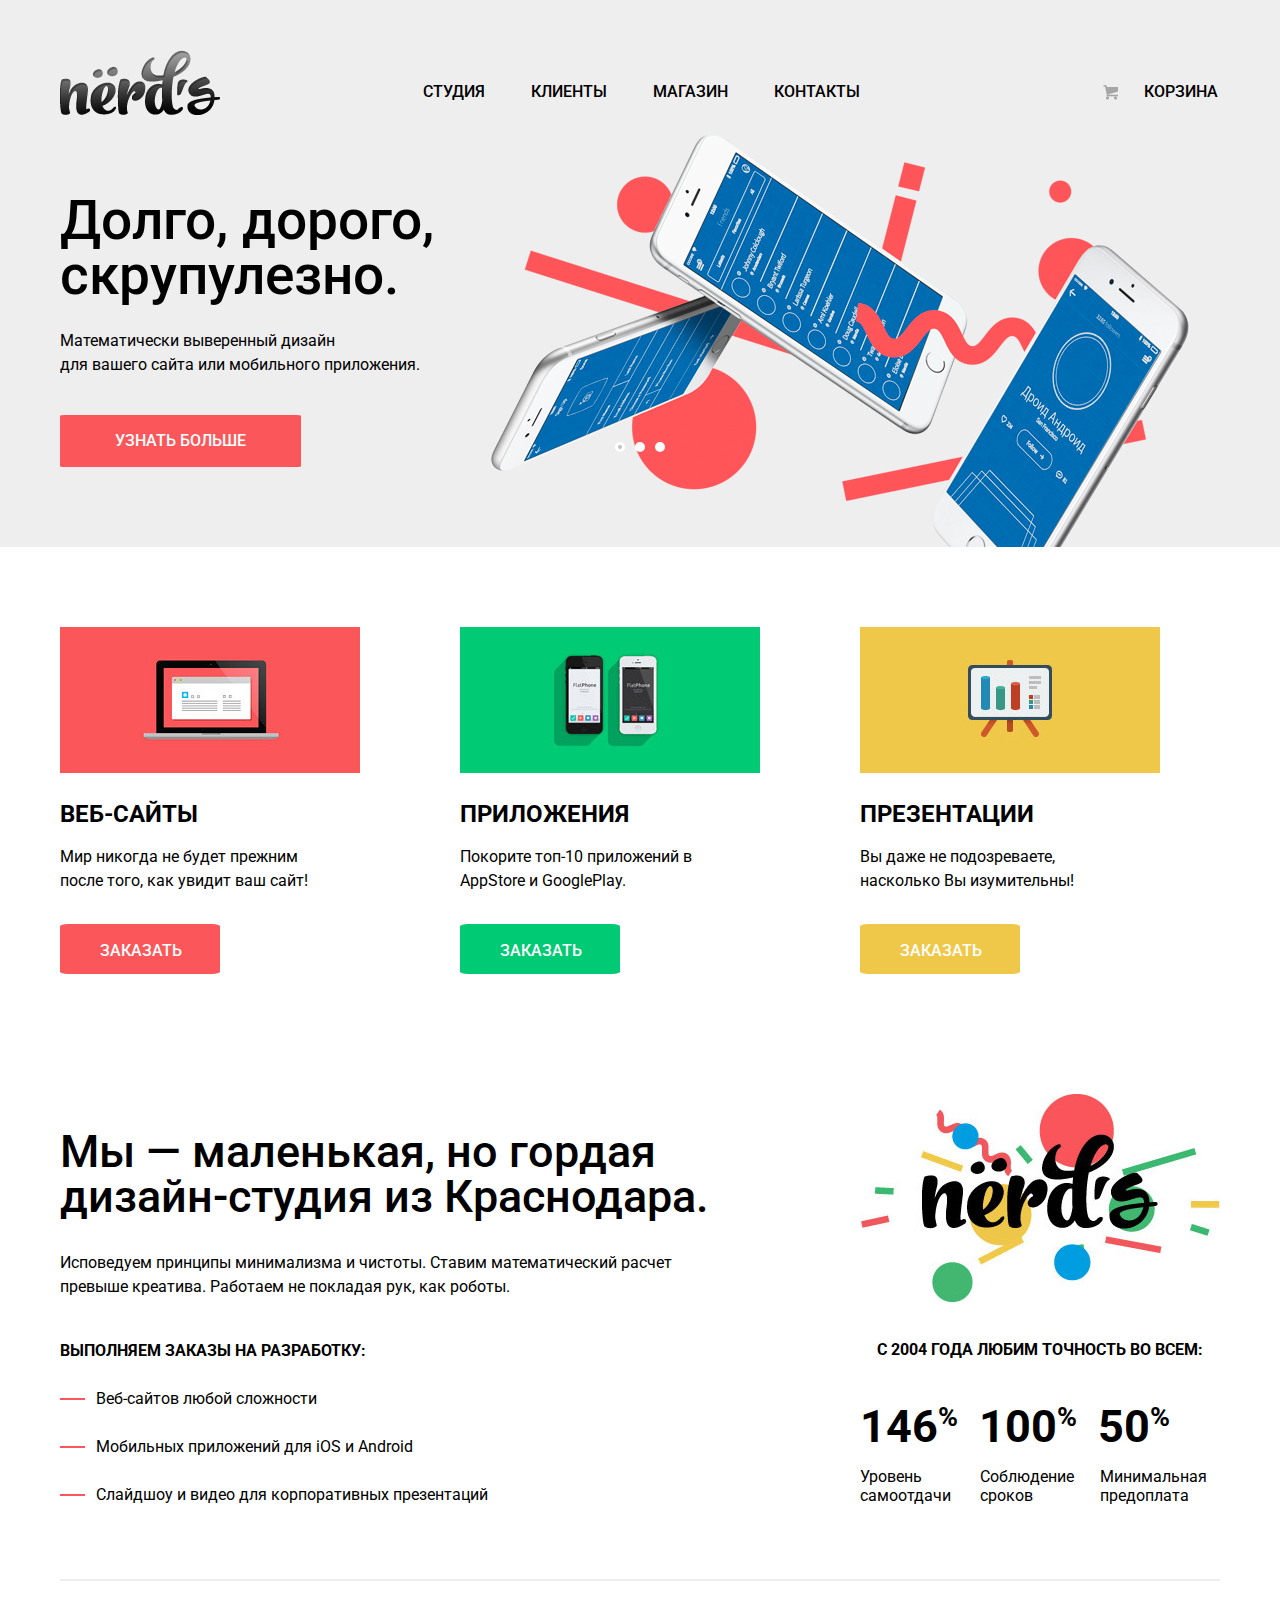
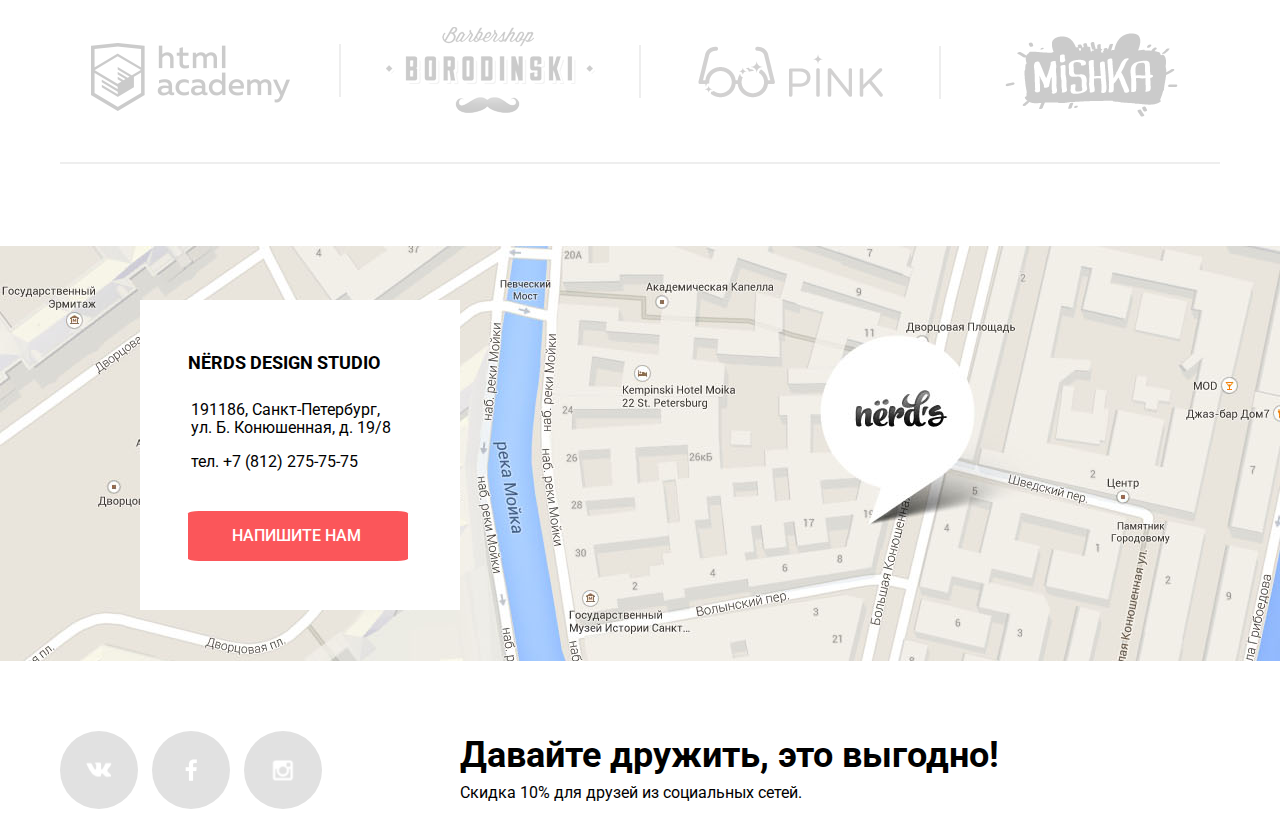
<file: index.html>
<!DOCTYPE html>
<html lang="ru">
  <head>
    <meta charset="utf-8">
    <title>Nerds</title>
    <link href="https://fonts.googleapis.com/css?family=Roboto:400,500,700&amp;subset=cyrillic" rel="stylesheet">
    <link rel="stylesheet" href="css/normalize.css">
    <link href="css/style.css" rel="stylesheet">
  </head>
  <body>
    <header class="index-header">
      <div class="container">
        <div class="main-navigation">
          <div class="header-logo">
            <img class="header-logo-pic" src="img/nerds-logo.png" width="160" height="65" alt="Нёрдс">
          </div>
          <div class="navigation">
              <ul class="navigation-ul">
                <li>
                  <a href="#">Студия</a>
                </li>
                <li>
                  <a href="#">Клиенты</a>
                </li>
                <li>
                  <a href="catalog.html">Магазин</a>
                </li>
                <li>
                  <a href="#">Контакты</a>
              </ul>
          </div>
          <div class="basket">
            <a class="basket-link" href="#">Корзина</a>
          </div>
        </div>

        <div class="slider">
          <input type="radio" id="btn-1" name="toggle" checked>
          <input type="radio" id="btn-2" name="toggle">
          <input type="radio" id="btn-3" name="toggle">
          <div class="slider-controls">
            <label for="btn-1"></label>
            <label for="btn-2"></label>
            <label for="btn-3"></label>
          </div>
          <div class="features">
            <div class="features-text">
              <p class="big">Долго, дорого, скрупулезно.</p>
              <p class="small">Математически выверенный дизайн <br> для вашего сайта или мобильного приложения.</p>
              <a class="btn-know-more" href="#">Узнать больше</a>
            </div>
            <div class="features-img">
              <img src="img/slide1.png" width="698" height="413" alt="Слайд 1">
            </div>
          </div>

          <div class="features2">
            <div class="features-text-2">
              <p class="big-2">Любим математику как никто другой</p>
              <p class="small-2">Никакого креатива, только математические формулы для рачета идеальный пропорций.</p>
              <a class="btn-know-more" href="#">Узнать больше</a>
            </div>
            <div class="features-img-2">
              <img src="img/slide2.png" width="663" height="430" alt="Слайд 2">
            </div>
          </div>

          <div class="features3">
            <div class="features-text-3">
              <p class="big-3">Только ночь, только хардкор</p>
              <p class="small-3">Работать днем, как все? Мы против этого. Ближе к полуночи работа только начинается.</p>
              <a class="btn-know-more" href="#">Узнать больше</a>
            </div>
            <div class="features-img-3">
              <img src="img/slide3.png" width="759" height="411" alt="Слайд 3">
            </div>
          </div>

        </div>
      </div>
    </header>

    <main>
      <div class="container">
        <section class="menu">

          <div class="menu-item">
            <img src="img/illustration-1.jpg" width="300" height="146" alt="Веб-сайты">
            <h2 class="menu-h2">Веб-сайты</h2>
            <p class="menu-p">Мир никогда не будет прежним после того, как увидит ваш сайт!</p>
            <a class="menu-btn pink" href="#">Заказать</a>
          </div>

          <div class="menu-item">
            <img src="img/illustration-2.jpg" width="300" height="146" alt="Приложения">
            <h2 class="menu-h2">Приложения</h2>
            <p class="menu-p">Покорите топ-10 приложений в AppStore и GooglePlay.</p>
            <a class="menu-btn green" href="#">Заказать</a>
          </div>

          <div class="menu-item">
            <img src="img/illustration-3.jpg" width="300" height="146" alt="Презентации">
            <h2 class="menu-h2">Презентации</h2>
            <p class="menu-p">Вы даже не подозреваете, насколько Вы изумительны!</p>
            <a class="menu-btn yellow" href="#">Заказать</a>
          </div>

        </section>

      <section class="about">

        <div class="about-left">
          <p class="about-company">Мы — маленькая, но гордая дизайн-студия из Краснодара.</p>
          <p class="about-min">Исповедуем принципы минимализма и чистоты. Ставим математический расчет превыше креатива. Работаем не покладая рук, как роботы.</p>
          <h3 class="about-orders">Выполняем заказы на разработку:</h3>
          <ul>
            <li>Веб-сайтов любой сложности</li>
            <li>Мобильных приложений для iOS и Android</li>
            <li>Слайдшоу и видео для корпоративных презентаций</li>
          </ul>
        </div>

        <div class="about-right">
          <div class="about-logo">
            <img src="img/nerds-illustration.jpg" width="360" height="208" alt="Нёрдс">
          </div>
          <h3 class="about-2004">С 2004 года любим точность во всем:</h3>
          <div class="percents">
            <p class="percent-item">146<span class="sign-percent">%</span></p>
            <p class="percent-item">100<span class="sign-percent">%</span></p>
            <p class="percent-item">50<span class="sign-percent">%</span></p>
          </div>
          <div class="percent-content">
            <p class="percent-content-item">Уровень самоотдачи</p>
            <p class="percent-content-item">Соблюдение сроков</p>
            <p class="percent-content-item">Минимальная предоплата</p>
          </div>
        </div>

      </section>

      <section class="partners">

        <div class="partner partners-item-1">
          <a href="#"><img src="img/logo-1.png" width="199" height="68" alt="html academy"></a>
        </div>

        <div class="partner partners-item-2">
          <a href="#"><img src="img/logo-2.png" width="209" height="90" alt="Borodinski"></a>
        </div>

        <div class="partner partners-item-3">
          <a href="#"><img src="img/logo-3.png" width="185" height="52" alt="Pink"></a>
        </div>

        <div class="partner partners-item-4">
          <a href="#"><img src="img/logo-4.png" width="173" height="84" alt="Mishka"></a>
        </div>

      </section>
    </div>

      <section class="map">
        <div class="container">
          <div class="address">
            <h3 class="design-studio">Nёrds design studio</h3>
            <div class="address-address">
              <p>191186, Санкт-Петербург,<br> ул. Б. Конюшенная, д. 19/8</p>
              <p>тел. +7 (812) 275-75-75</p>
            </div>
            <a class="btn-write pink" href="form.html">Напишите нам</a>
          </div>
        </div>
      </section>
    </main>

      <footer>
        <div class="container">
          <div class="footer-social">
            <a class="social-btn social-btn-vk" href="#">Вконтакте</a>
            <a class="social-btn social-btn-fb" href="#">2</a>
            <a class="social-btn social-btn-inst" href="#">3</a>
          </div>
          <div class="footer-text">
            <p><span class="footer-big">Давайте дружить, это выгодно!</span></p>
            <p class="footer-small">Скидка 10% для друзей из социальных сетей.</p>
          </div>
        </div>
      </footer>

      <div class="write-us">
        <div class="close"></div>
        <h1 class="write-us-h1">Напишите нам</h1>
        <form action="#" method="post">
          <div class="write-name">
            <label for="user-name-field">Ваше имя:</label>
              <input type="text" name="user-name" id="user-name-field" value="Представьтесь, пожалуйста">
          </div>
          <div class="write-email">
            <label for="user-mail-field">Ваш e-mail:</label>
              <input type="text" name="user-mail" id="user-mail-field" value="Для отправки ответа">
          </div>
          <div class="write-text">
            <label for="user-text-field">Текст письма:</label>
              <textarea name="user-text" id="user-text-field">В свободной форме</textarea>
          </div>
          <div class="write-btn">
            <button type="submit">Отправить</button>
          </div>
        </form>
      </div>
  </body>
</html>
</file>
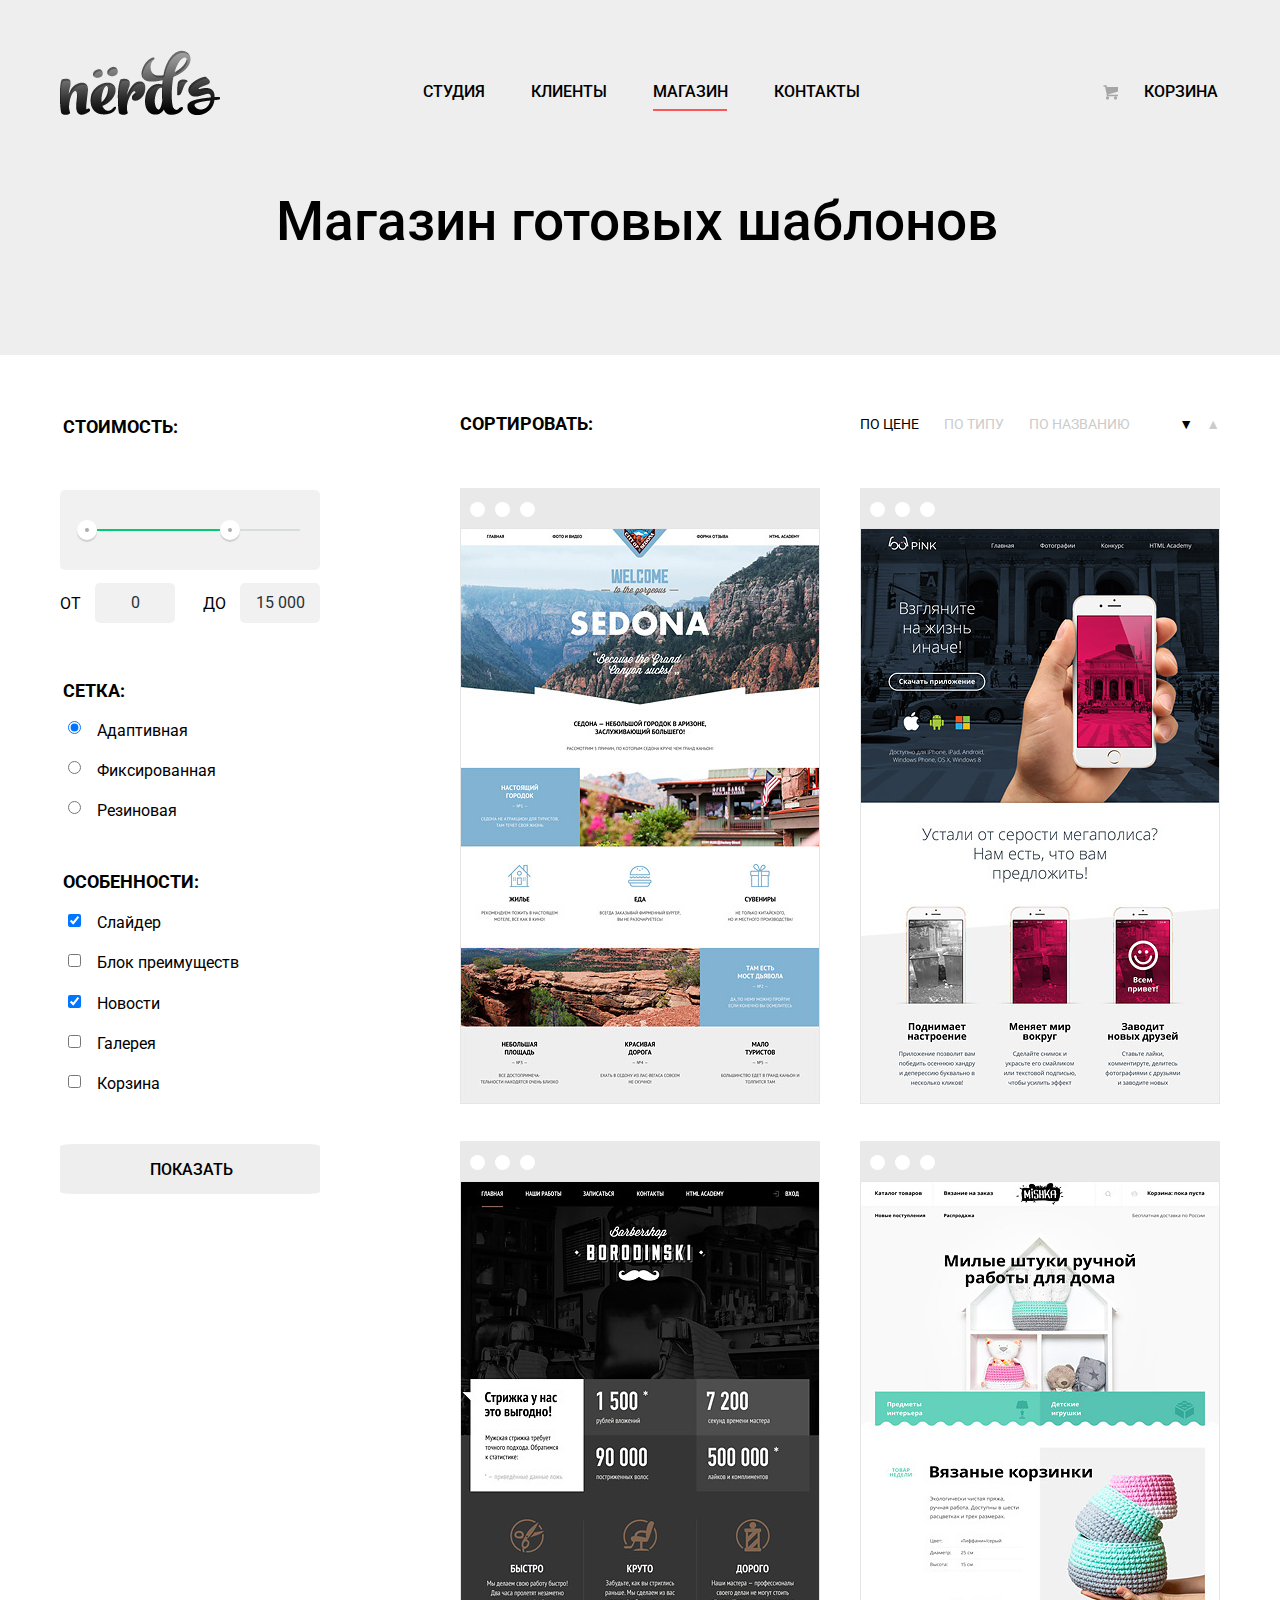
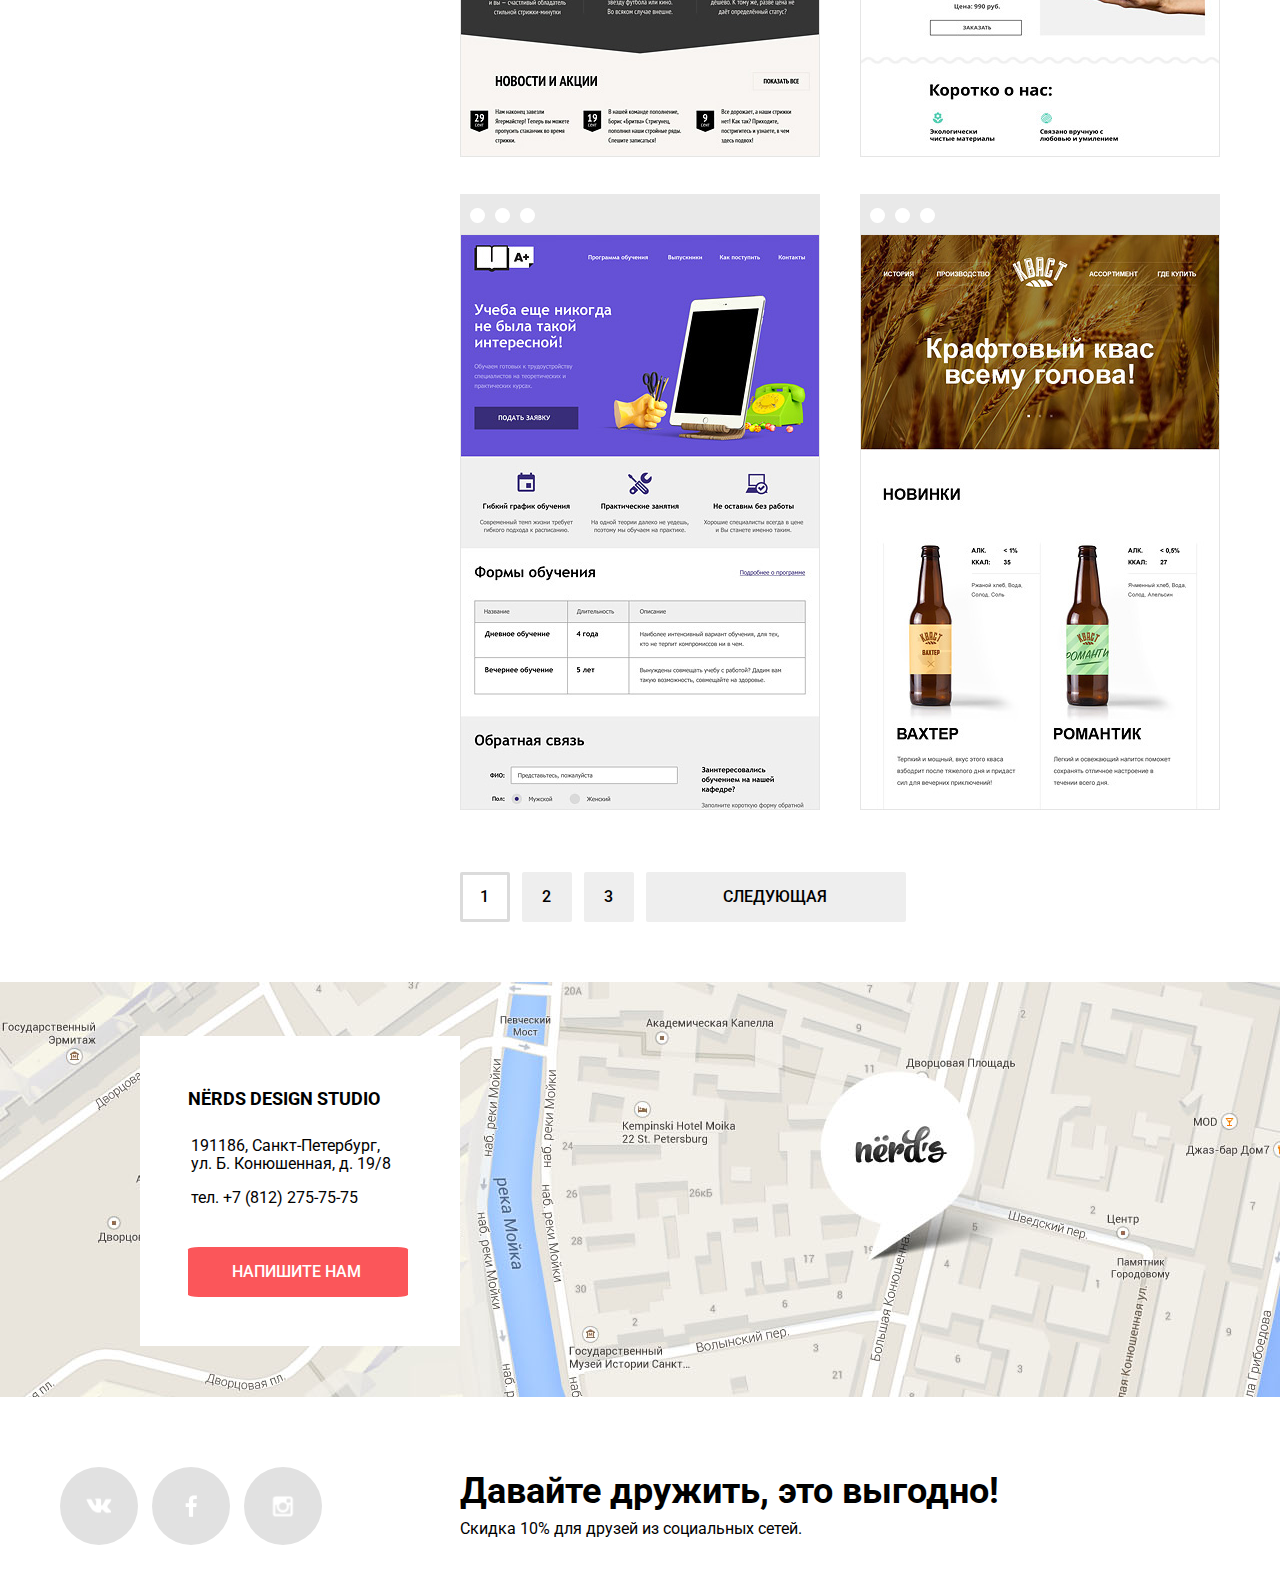
<file: catalog.html>
<!DOCTYPE html>
<html lang="ru">
  <head>
    <meta charset="utf-8">
    <title>Магазин шаблонов</title>
    <link href="https://fonts.googleapis.com/css?family=Roboto:400,500,700&amp;subset=cyrillic" rel="stylesheet">
    <link rel="stylesheet" href="css/normalize.css">
    <link href="css/style.css" rel="stylesheet">
  </head>
  <body>
    <header class="catalog-header">
      <div class="container">
        <div class="main-navigation">
          <div class="header-logo">
            <a href="index.html">
              <img class="header-logo-pic" src="img/nerds-logo.png" width="160" height="65" alt="Нёрдс">
            </a>
          </div>
          <div class="navigation">
              <ul class="navigation-ul">
                <li>
                  <a href="#">Студия</a>
                </li>
                <li>
                  <a href="#">Клиенты</a>
                </li>
                <li>
                  <a class="pink-line" href="#">Магазин</a>
                </li>
                <li>
                  <a href="#">Контакты</a>
              </ul>
          </div>
          <div class="basket">
            <a class="basket-link" href="#">Корзина</a>
          </div>
        </div>

        <div class="catalog-title">
          <h1 class="catalog-h1">Магазин готовых шаблонов</h1>
        </div>
      </div>
    </header>

    <div class="container">
      <main class="catalog-main">
        <div class="sidebar">

          <h2 class="sidebar-h2">Стоимость:</h2>

          <form action="form.php" method="GET">

            <div class="range-filter">
              <div class="range-controls">
                <div class="scale">
                  <div class="bar" style="width: 70%"></div>
                </div>
                <div class="toggle toggle-min"></div>
                <div class="toggle toggle-max"></div>
              </div>

              <div class="price-controls">
                <label class="min-price">от <input name="min-price" type="text" value="0"></label>
                <label class="max-price">до <input name="max-price" type="text" value="15 000"></label>
              </div>
            </div>

            <div class="net">

              <h2 class="sidebar-h2">Сетка:</h2>
              <ul>
                <li>
                  <input type="radio" name="net-radio" id="net-radio-adaptive" value="adaptive" checked>
                  <label for="net-radio-adaptive">Адаптивная</label>
                </li>
                <li>
                  <input type="radio" name="net-radio" id="net-radio-fixed" value="fixed">
                  <label for="net-radio-fixed">Фиксированная</label>
                </li>
                <li>
                  <input type="radio" name="net-radio" id="net-radio-rubber" value="rubber">
                  <label for="net-radio-rubber">Резиновая</label>
                </li>
              </ul>
            </div>

            <div class="catalog-features">
              <h2 class="sidebar-h2 features-h2">Особенности:</h2>
              <ul>
                <li>
                  <input type="checkbox" name="slider-chekbox" id="slider-chekbox-field" value="slider" checked>
                  <label for="slider-chekbox-field">Слайдер</label>
                </li>
                <li>
                  <input type="checkbox" name="advantages-chekbox" id="advantages-chekbox-field" value="advantages">
                  <label for="advantages-chekbox-field">Блок преимуществ</label>
                </li>
                <li>
                  <input type="checkbox" name="news-chekbox" id="news-chekbox-field" value="news" checked>
                  <label for="news-chekbox-field">Новости</label>
                </li>
                <li>
                    <input type="checkbox" name="gallery-chekbox" id="gallery-checkbox-field" value="gallery">
                    <label for="gallery-checkbox-field">Галерея</label>
                </li>
                <li>
                    <input type="checkbox" name="basket-chekbox" id="basket-checkbox-field" value="basket">
                    <label for="basket-checkbox-field">Корзина</label>
                </li>
              </ul>
            </div>

            <div class="btn-show">
              <button type="submit">Показать</button>
            </div>

          </form>
        </div>

        <section class="catalog">
          <div class="catalog-nav">
            <span class="catalog-nav-title">Сортировать:</span>
            <div class="sort-type">
              <a class="btn-price" href="#">По цене</a>
              <a class="btn-type" href="#">По типу</a>
              <a class="btn-name" href="#">По названию</a>
              <a class="btn-down" href="#">&#9660;</a>
              <a class="btn-up" href="#">&#9650;</a>
            </div>
          </div>

          <div class="catalog-content">
            <div class="catalog-item">
              <img src="img/img-sedona.jpg" width="360" height="576" alt="Sedona">
              <div class="catalog-block">
                <a class="block-title" href="#">Sedona</a>
                <p class="block-text short-text">Информационный сайт для туристов</p>
                <a class="block-price" href="#">9 900 руб.</a>
              </div>
            </div>
            <div class="catalog-item">
              <img src="img/img-pink.jpg" width="360" height="576" alt="Pink">
              <div class="catalog-block">
                <a class="block-title" href="#">Pink app</a>
                <p class="block-text long-text">Продуктовый лендинг приложения для iOS и Android</p>
                <a class="block-price" href="#">9 900 руб.</a>
              </div>
            </div>
            <div class="catalog-item">
              <img src="img/img-barbershop.jpg" width="360" height="576" alt="Barbershop">
              <div class="catalog-block">
                <a class="block-title" href="#">Barbershop</a>
                <p class="block-text short-text">Сайт салона красоты. Для мужчин, да.</p>
                <a class="block-price" href="#">9 900 руб.</a>
              </div>
            </div>
            <div class="catalog-item">
              <img src="img/img-mishka.jpg" width="360" height="576" alt="Милые штуки">
              <div class="catalog-block">
                <a class="block-title" href="#">Mishka</a>
                <p class="block-text short-text">Интернет-магазин вязаных игрушек</p>
                <a class="block-price" href="#">9 900 руб.</a>
              </div>
            </div>
            <div class="catalog-item">
              <img src="img/img-aplus.jpg" width="360" height="576" alt="Учеба">
              <div class="catalog-block">
                <a class="block-title" href="#">A Plus</a>
                <p class="block-text long-text">Лендинг курсов повышения квалификации</p>
                <a class="block-price" href="#">9 900 руб.</a>
              </div>
            </div>
            <div class="catalog-item">
              <img src="img/img-kvast.jpg" width="360" height="576" alt="Крафтовый квас">
              <div class="catalog-block">
                <a class="block-title" href="#">Квас</a>
                <p class="block-text long-text">Промо-сайт производителя крафтового кваса</p>
                <a class="block-price" href="#">9 900 руб.</a>
              </div>
            </div>
          </div>

          <div class="catalog-links">
            <a class="white-back" href="#">1</a>
            <a href="#">2</a>
            <a href="#">3</a>
            <a class="next" href="#">Следующая</a>
          </div>

        </section>
      </main>
    </div>

    <section class="map">
      <div class="container">
        <div class="address">
          <h3 class="design-studio">Nёrds design studio</h3>
          <div class="address-address">
            <p>191186, Санкт-Петербург,<br> ул. Б. Конюшенная, д. 19/8</p>
            <p>тел. +7 (812) 275-75-75</p>
          </div>
          <a class="btn-write pink" href="#">Напишите нам</a>
        </div>
      </div>
    </section>

    <footer>
      <div class="container">
        <div class="footer-social">
          <a class="social-btn social-btn-vk" href="#">Вконтакте</a>
          <a class="social-btn social-btn-fb" href="#">2</a>
          <a class="social-btn social-btn-inst" href="#">3</a>
        </div>
        <div class="footer-text">
          <p><span class="footer-big">Давайте дружить, это выгодно!</span></p>
          <p class="footer-small">Скидка 10% для друзей из социальных сетей.</p>
        </div>
      </div>
    </footer>

  </body>
</html>
</file>
<file: css/style.css>
.sprite {
  background-image: url("../img/spritesheet.png");
  background-repeat: no-repeat;
  display: block;
}

.sprite-cart-icon {
  width: 15px;
  height: 15px;
  background-position: -10px -10px;
}

.sprite-checkbox-off {
  width: 23px;
  height: 23px;
  background-position: -10px -45px;
}

.sprite-checkbox-on {
  width: 27px;
  height: 23px;
  background-position: -10px -88px;
}

.sprite-fb-icon {
  width: 12px;
  height: 22px;
  background-position: -10px -131px;
}

.sprite-insta-icon {
  width: 21px;
  height: 21px;
  background-position: -10px -173px;
}

.sprite-radio-off {
  width: 25px;
  height: 25px;
  background-position: -10px -214px;
}

.sprite-radio-on {
  width: 25px;
  height: 25px;
  background-position: -10px -259px;
}

.sprite-vk-icon {
  width: 26px;
  height: 15px;
  background-position: -10px -304px;
}

body {
  font-size: 16px;
  font-family: "Roboto", "Arial", sans-serif;
  color: #000000;
  min-width: 1200px;
}

.container::after{
  content: "";
  display: table;
  clear: both;
}

.container{
  width: 1200px;
  margin-left: auto;
  margin-right: auto;
  box-sizing: border-box;
  padding: 0px 20px;
}

.index-header::after{
  content: "";
  display: table;
  clear: both;
}

.index-header{
  background-color: #eeeeee;
}

.header-logo{
  float: left;
  margin-top: 50px;
  margin-right: 203px;
}

.header-logo:hover{
  opacity: 0.8;
}

.header-logo:active{
  opacity: 0.3;
}

.main-navigation::after{
  content: "";
  display: table;
  clear: both;
}

.navigation{
  float: left;
  margin-top: 77px;
}

.navigation ul{
  padding: 0;
  margin: 0;
  font-size: 0;
}

.navigation li{
  display: inline-block;
  vertical-align: top;
  font-size: 16px;
  font-weight: 500;
  line-height: 30px;
  font-family: "Roboto", "Arial", sans-serif;
  text-transform: uppercase;
  color: #000000;
}

.navigation a{
  display: block;
  padding-right: 46px;
  color: black;
  text-decoration: none;
}

.navigation a:hover{
  color: #fb565a;
}

.navigation a:active{
  color: black;
  opacity: 0.3;
}

.basket{
  float: left;
  max-width: 140px;
  margin-top: 77px;
  margin-left: 198px;
}

.basket a{
  font-size: 16px;
  font-weight: 500;
  line-height: 30px;
  font-family: "Roboto", "Arial", sans-serif;
  text-transform: uppercase;
  color: black;
  text-decoration: none;
  padding-left: 40px;
  position: relative;
}

.basket a::before{
  content: "";
  position: absolute;
  width: 15px;
  height: 15px;
  background: url("../img/sprite.png") no-repeat;
  background-position: -10px -10px;
  top: 3px;
  left: -1px;
}

.basket a:hover{
  color: #fb565a;
}

.basket a:active{
  color: black;
  opacity: 0.3;
}

.slider{
  position: relative;
}

.slider input[type="radio"] {
  position: absolute;
  opacity: 0;
}

.slider-controls{
  position: absolute;
  bottom: 95px;
  left: 50%;
  width: 200px;
  height: 10px;
  margin-left: -100px;
  text-align: center;
  z-index: 1000;
}

.slider-controls label{
  display: inline-block;
  vertical-align: top;
  width: 4px;
  height: 4px;
  margin: 0 3px;
  background: white;
  border: 3px solid white;
  border-radius: 50%;
  cursor: pointer;
}

#btn-1:checked ~ .slider-controls label[for="btn-1"],
#btn-2:checked ~ .slider-controls label[for="btn-2"],
#btn-3:checked ~ .slider-controls label[for="btn-3"] {
  background:#c1c1c1;
}

.features::after{
  content: "";
  display: table;
  clear: both;
}

.features{
  display: block;
}

.features-text{
  float: left;
  width: 380px;
  margin-top: 19px;
  margin-right: 51px;
}

.big{
  display: block;
  font-size: 55px;
  line-height: 55px;
  font-weight: 500;
  font-family: "Roboto", "Arial", sans-serif;
  color: #000000;
  margin-bottom: 0;
}

.small{
  display: block;
  font-size: 16px;
  line-height: 24px;
  font-weight: 400;
  font-family: "Roboto", "Arial", sans-serif;
  color: #000000;
  margin-top: 26px;
}

.features-img{
  float: left;
  margin-top: 15px;
  line-height: 0;
}

.btn-know-more{
  display: inline-block;
  vertical-align: top;
  margin-top: 22px;
  padding: 17px 55px 17px;
  border-radius: 2%;
  font-weight: 500;
  font-size: 16px;
  line-height: 18px;
  font-family: "Roboto", "Arial", sans-serif;
  text-transform: uppercase;
  text-decoration: none;
  color: #ffffff;
  background-color: #fb565a;
  border: none;
  cursor: pointer;
}

.btn-know-more:hover{
  background-color: #e74246;
}

.btn-know-more:active{
  background-color: #d7373b;
}

.features2::after{
  content: "";
  display: table;
  clear: both;
}

.features2{
  width: 1160px;
  min-height: 425px;
  display: none;
}

.features-text-2{
  float: left;
  width: 380px;
  margin-top: 12px;
  margin-right: 51px;
}

.big-2{
  display: block;
  width: 525px;
  font-size: 55px;
  line-height: 55px;
  font-weight: 500;
  font-family: "Roboto", "Arial", sans-serif;
  color: #000000;
  margin-top: 60px;
  margin-bottom: 0;
}

.small-2{
  display: block;
  width: 420px;
  font-size: 16px;
  line-height: 24px;
  font-weight: 400;
  font-family: "Roboto", "Arial", sans-serif;
  color: #000000;
  margin-top: 27px;
  padding-left: 2px;
}

.features-img-2{
  float: right;
  margin-top: 0px;
  line-height: 0;
}

.features3::after{
  content: "";
  display: table;
  clear: both;
}

.features3{
  width: 1160px;
  min-height: 425px;
  display: none;
}

.features-text-3{
  float: left;
  width: 380px;
  margin-top: 14px;
  margin-right: 21px;
}

.big-3{
  display: block;
  width: 420px;
  font-size: 55px;
  line-height: 55px;
  font-weight: 500;
  font-family: "Roboto", "Arial", sans-serif;
  color: #000000;
  margin-top: 60px;
  margin-bottom: 0;
}

.small-3{
  display: block;
  width: 350px;
  font-size: 16px;
  line-height: 24px;
  font-weight: 400;
  font-family: "Roboto", "Arial", sans-serif;
  color: #000000;
  margin-top: 27px;
  padding-left: 2px;
}

.features-img-3{
  float: left;
  margin-top: 15px;
  line-height: 0;
}

.menu::after{
  content: "";
  display: table;
  clear: both;
}

.menu-item:nth-child(3n){
  margin-right: 0;
}

.menu-item{
  float: left;
  width: 300px;
  min-height: 300px;
  margin-top: 80px;
  margin-right: 100px;
}

.menu-h2{
  display: block;
  margin-bottom: 0;
  margin-top: 21px;
  font-size: 24px;
  line-height: 30px;
  font-weight: 700;
  text-transform: uppercase;
  font-family: "Roboto", "Arial", sans-serif;
  color: #000000;
}

.menu-p{
  display: block;
  margin-top: 16px;
  width: 248px;
  font-size: 16px;
  line-height: 24px;
  font-weight: 400;
  font-family: "Roboto", "Arial", sans-serif;
  color: #000000;
}

.menu-btn{
  display: inline-block;
  vertical-align: top;
  box-sizing: border-box;
  width: 160px;
  height: 50px;
  margin-top: 15px;
  padding: 18px 40px;
  border-radius: 5%;
  font-weight: 500;
  font-size: 16px;
  line-height: 18px;
  font-family: "Roboto", "Arial", sans-serif;
  text-transform: uppercase;
  text-decoration: none;
  color: #ffffff;
  border: none;
  cursor: pointer;
}

.pink{
  background-color: #fb565a;
}

.pink:hover{
  background-color: #e74246;
}

.pink:active{
  background-color: #d7373b;
}

.green{
  background-color: #00ca74;
}

.green:hover{
  background-color: #00bc6c;
}

.green:active{
  background-color: #00aa62;
}

.yellow{
  background-color: #efc84a;
}

.yellow:hover{
  background-color: #eab534;
}

.yellow:active{
  background-color: #e5a722;
}

.about::after{
  content: "";
  display: table;
  clear: both;
}

.about{
  margin-top: 110px;
}

.about-left{
  float: left;
}

.about-company{
  width: 660px;
  font-weight: 500;
  font-size: 45px;
  line-height: 45px;
  font-family: "Roboto", "Arial", sans-serif;
  color: black;
  margin-bottom: 0;
}

.about-min{
  width: 620px;
  margin-top: 32px;
  font-weight: 400;
  font-size: 16px;
  line-height: 24px;
  font-family: "Roboto", "Arial", sans-serif;
  color: black;
}

.about-orders{
  width: 310px;
  margin-top: 40px;
  font-size: 16px;
  line-height: 24px;
  font-weight: 700px;
  font-family: "Roboto", "Arial", sans-serif;
  color: black;
  text-transform: uppercase;
}

.about-left ul{
  margin-top: 24px;
  padding-left: 0;
  font-size: 16px;
  line-height: 24px;
  font-family: "Roboto", "Arial", sans-serif;
  color: black;
}

.about-left li:before{
  content: "";
  display: block;
  width: 25px;
  height: 2px;
  background-color: #fb565a;
  position: absolute;
  top: 11px;
  left: 0px;
}

.about-left li{
  margin-top: 24px;
  padding-left: 36px;
  list-style-type: none;
  position: relative;
}

.about-right{
  float: left;
  margin-left: 140px;
  width: 356px;
}

.about-logo{
  margin-top: 10px;
}

.about-2004{
  display: block;
  padding-left: 17px;
  margin-top: 32px;
  margin-bottom: 0;
  font-size: 16px;
  line-height: 24px;
  font-weight: bold;
  font-family: "Roboto", "Arial", sans-serif;
  color: black;
  text-transform: uppercase;
}

.percent-item{
  display: inline-block;
  vertical-align: top;
  position: relative;
  margin-top: 42px;
  margin-right: 15px;
  margin-bottom: 0;
  width: 100px;
  font-size: 45px;
  line-height: 45px;
  font-weight: bold;
  font-family: "Roboto", "Arial", sans-serif;
  color: black;
}

.sign-percent{
  position: absolute;
  font-size: 27px;
  top: -9px;
}

.percent-content-item{
  padding-top: 3px;
  padding-right: 16px;
  display: inline-block;
  vertical-align: top;
  width: 100px;
}

.partners:before{
  content: "";
  display: table;
  width: 1160px;
  height: 2px;
  background-color: #eeeeee;
  position: absolute;
  top: 8px;
  left: 0px;
}

.partners:after{
  content: "";
  display: table;
  clear: both;
}

.partners{
  margin-top: 48px;
  margin-bottom: 85px;
  padding-bottom: 40px;
  position: relative;
}

.partner a{
  display: inline-block;
  vertical-align: top;
  opacity: 0.2;
}

.partner a:hover{
  opacity: 1;
}

.partner a:active{
  opacity: 0.1;
}

.partners-item-1{
  width: 230px;
  float: left;
  position: relative;
  margin-top: 72px;
  margin-right: 34px;
  margin-left: 31px;
}

.partners-item-1:after{
  content: "";
  display: table;
  width: 2px;
  height: 53px;
  background-color: #eeeeee;
  position: absolute;
  top: 1px;
  left: 248px;
}

.partners-item-2{
  width: 230px;
  float: left;
  position: relative;
  margin-top: 56px;
  margin-right: 30px;
  margin-left: 31px;
}

.partners-item-2:after{
  content: "";
  display: table;
  width: 2px;
  height: 53px;
  background-color: #eeeeee;
  position: absolute;
  top: 18px;
  left: 253px;
}

.partners-item-3{
  width: 230px;
  float: left;
  position: relative;
  margin-top: 75px;
  margin-right: 30px;
  margin-left: 52px;
}

.partners-item-3:after{
  content: "";
  display: table;
  width: 2px;
  height: 53px;
  background-color: #eeeeee;
  position: absolute;
  top: 0px;
  left: 241px;
}

.partners-item-4{
  width: 200px;
  float: left;
  position: relative;
  margin-top: 62px;
  margin-right: 0px;
  margin-left: 47px;
}

.partners-item-4:after{
  content: "";
  display: table;
  width: 1160px;
  height: 2px;
  background-color: #eeeeee;
  position: absolute;
  top: 129px;
  left: -945px;
}

.map{
  padding-top: 54px;
  background-position: center top;
  background-image: url("../img/layer2.jpg");
  background-repeat: no-repeat;
  background-color: #f1efe8;
  box-sizing: border-box;
  height: 415px;
  width: 1440px;
  margin: 0 auto;
  margin-bottom: 54px;
}

.address{
  padding-top: 30px;
  padding-left: 48px;
  width: 320px;
  height: 310px;
  background: white;
  box-sizing: border-box;
  font-size: 16px;
  line-height: 18px;
  font-weight: 400;
  font-family: "Roboto", "Arial", sans-serif;
  color: black;
}

.design-studio{
  display: block;
  font-size: 18px;
  line-height: 30px;
  font-weight: bold;
  font-family: "Roboto", "Arial", sans-serif;
  color: black;
  text-transform: uppercase;
}

.address-address{
  display: block;
  margin-top: 23px;
  padding-left: 3px;
  margin-bottom: 40px;
}

.btn-write{
  margin-top: 0 auto;
  display: block;
  box-sizing: border-box;
  width: 220px;
  height: 50px;
  padding-top: 16px;
  padding-left: 44px;
  border-radius: 5%;
  font-weight: 500;
  font-size: 16px;
  line-height: 18px;
  font-family: "Roboto", "Arial", sans-serif;
  text-transform: uppercase;
  text-decoration: none;
  color: #ffffff;
  border: none;
  cursor: pointer;
}

footer{
  margin-bottom: 30px;
}

footer::after{
  content: "";
  display: table;
  clear: both;
}

.footer-social{
  width: 300px;
  float: left;
  margin-top: 16px;
  margin-right: 100px;
}

.social-btn::before{
  content: "";
  position: absolute;
  top: 50%;
  left: 50%;
  transform: translate(-50%, -50%);
  background-image: url("../img/sprite.png");
  background-repeat: no-repeat;
}

.social-btn-vk::before{
  width: 26px;
  height: 15px;
  background-position: -10px -304px;
}

.social-btn-fb::before{
  width: 12px;
  height: 22px;
  background-position: -10px -131px;
}

.social-btn-inst::before{
  width: 21px;
  height: 21px;
  background-position: -10px -173px;
}

.social-btn:hover{
  background-color: #e74246;
}

.social-btn:active{
  background-color: #d7373b;
}

.social-btn{
  display: inline-block;
  vertical-align: top;
  width: 78px;
  height: 78px;
  font-size: 0;
  background-color: #e1e1e1;
  position: relative;
  border-radius: 50%;
  box-sizing: border-box;
  margin-right: 10px;
}

.footer-text{
  margin-top: 6px;
  float: left;
  line-height: 0;
}

.footer-big{
  font-size: 36px;
  line-height: 36px;
  font-weight: bold;
  font-family: "Roboto", "Arial", sans-serif;
  color: black;
}

.footer-small{
  display: block;
  margin-top: 20px;
}

.write-us{
  display: none;
  position: fixed;
  width: 960px;
  height: 590px;
  box-sizing: border-box;
  padding-top: 37px;
  padding-left: 100px;
  margin-top: 340px;
  background: white;
  position: absolute;
  top: 1367px;
  right: 172px;
  box-shadow: 0 20px 40px 0 rgba(0, 1, 1, .75);
}

.write-us-h1{
  font-size: 45px;
  line-height: 45px;
  font-weight: 500px;
  font-family: "Roboto", "Arial", sans-serif;
}

.close{
  width: 25px;
  height: 25px;
  position: absolute;
  top: 75px;
  right: 87px;
  opacity: 0.3;
}

.close::before, .close::after{
  content: "";
  display: block;
  position: absolute;
  width: 25px;
  height: 5px;
  background: #fb565a;
}

.close::before{
  top: 10px;
  left: 0px;
  transform: rotate(45deg);
}

.close::after{
  bottom: 10px;
  right: 0px;
  transform: rotate(-45deg);
}

.close:hover{
  opacity: 1;
  cursor: pointer;
}

.close:active{
  opacity: 0.1;
}

.write-name{
  display: inline-block;
  vertical-align: top;
  width: 360px;
  margin-right: 36px;
  margin-top: 10px;
}

.write-name input{
  margin-top: 10px;
  padding-left: 13px;
  border: 2px solid #d7dcde;
  border-radius: 3px;
  color: #bababa;
  width: 360px;
  height: 50px;
  box-sizing: border-box;
}

.write-email{
  display: inline-block;
  vertical-align: top;
  width: 360px;
  margin-top: 10px;
}

.write-email input{
  margin-top: 10px;
  padding-left: 13px;
  border: 2px solid #d7dcde;
  border-radius: 3px;
  color: #bababa;
  width: 360px;
  height: 50px;
  box-sizing: border-box;
}

.write-text{
  margin-top: 33px;
  width: 760px;
}

.write-text textarea{
  margin-top: 10px;
  padding-top: 11px;
  padding-left: 13px;
  width: 760px;
  height: 120px;
  box-sizing: border-box;
  border: 2px solid #d7dcde;
  border-radius: 3px;
  color: #bababa;
}

.write-name label,
.write-email label,
.write-text label{
  font-weight: bold;
  font-size: 16px;
  line-height: 18px;
}

.write-btn button{
  margin-top: 42px;
  box-sizing: border-box;
  width: 260px;
  height: 50px;
  padding: center;
  border-radius: 2%;
  font-weight: 500;
  font-size: 16px;
  line-height: 18px;
  font-family: "Roboto", "Arial", sans-serif;
  text-transform: uppercase;
  text-decoration: none;
  color: white;
  background: #fb565a;
  border: none;
  cursor: pointer;
}

.catalog-header{
  background-color: #eeeeee;
  min-height: 355px;
}

.pink-line{
  position: relative;
}

.pink-line::after{
  content: "";
  display: block;
  width: 74px;
  height: 2px;
  background: #fb565a;
  position: absolute;
  top: 32px;
  left: 0;
}

.catalog-title{
  float: left;
  margin-left: 216px;
  margin-top: 38px;
}

.catalog-h1{
  font-size: 55px;
  line-height: 55px;
  font-weight: 500;
  font-style: "Roboto", "Arial", sans-serif;
  color: black;
}

.catalog-main{
  width: 1160px;
  font-size: 0;
  margin-bottom: 60px;
}

.sidebar{
  margin-top: 42px;
  width: 250px;
  display: inline-block;
  vertical-align: top;
  font-size: 16px;
}

.sidebar-h2{
  font-size: 18px;
  line-height: 30px;
  font-weight: bold;
  font-family: "Roboto", "Arial", sans-serif;
  color: black;
  text-transform: uppercase;
  margin-left: 3px;
}

.range-filter {
  width: 260px;
  margin-top: 48px;
}

.range-controls {
  position: relative;
  margin-bottom: 13px;
  padding-top: 39px;
  padding-right: 20px;
  padding-left: 20px;
  height: 41px;
  border-radius: 5px;
  background: #f1f1f1;
}

.range-controls .scale {
  height: 2px;
  background: #d7dcde;
}

.range-controls .bar {
  width: 70%;
  height: 2px;
  background: #00ca74;
}

.range-controls .toggle {
  position: absolute;
  top: 30px;
  left: 0px;
  width: 4px;
  height: 4px;
  cursor: pointer;
  border: 8px solid #fff;
  border-radius: 50%;
  background: #ababab;
  box-shadow: 0 2px 1px 0 #cfcfcf;
}

.range-controls .toggle-min {
  left: 17px;
}

.range-controls .toggle-max {
  left: 160px;
}

.price-controls {
  font-size: 0;
}

.price-controls label {
  font-size: 16px;
  display: inline-block;
  vertical-align: top;
  width: 50%;
  font-size: 16px;
  line-height: 22px;
  font-weight: 400px;
  font-family: "Roboto", "Arial", sans-serif;
  text-transform: uppercase;
}

.max-price {
  text-align: right;
}

.price-controls input {
  font-family: "Roboto", "Arial", sans-serif;
  font-size: 16px;
  width: 80px;
  height: 40px;
  margin-left: 10px;
  padding: 8px 10px;
  text-align: center;
  color: #283136;
  border: none;
  border-radius: 5px;
  background: #f1f1f1;
  box-sizing: border-box;
}

.net{
  margin-top: 53px;
  font-size: 16px;
  line-height: 20px;
  font-weight: normal;
  font-family: "Roboto", "Arial", sans-serif;
}

input[type="radio"]{
  display: inline-block;
  vertical-align: top;
  margin-right: 12px;
}

.net ul{
  list-style: none;
  padding: 0;
  margin: 0;
}

.net li{
  padding-left: 8px;
  margin-bottom: 20px;
}

.catalog-features{
  margin-top: 46px;
}

.features-h2{
  margin-bottom: 17px;
}

.catalog-features input{
  display: inline-block;
  vertical-align: top;
  margin-right: 12px;
}

.catalog-features ul{
  list-style: none;
  padding: 0;
  margin: 0;
}

.catalog-features li{
  padding-left: 8px;
  margin-bottom: 22px;
}

.btn-show button{
  margin-top: 50px;
  display: block;
  box-sizing: border-box;
  width: 260px;
  height: 50px;
  padding-top: 4px;
  padding-left: 8px;
  border-radius: 5%;
  font-weight: 500;
  font-size: 16px;
  line-height: 18px;
  font-family: "Roboto", "Arial", sans-serif;
  text-transform: uppercase;
  text-decoration: none;
  color: black;
  background-color: #eeeeee;
  border: none;
  cursor: pointer;
}

.catalog::after{
  content: "";
  display: table;
  clear: both;
}

.catalog{
  width: 910px;
  display: inline-block;
  vertical-align: top;
  font-size: 16px;
}

.catalog-nav::after{
  content: "";
  display: table;
  clear: both;
}

.catalog-nav-title{
  float: left;
  margin-left: 150px;
  margin-top: 60px;
  font-size: 18px;
  line-height: 18px;
  font-weight: bold;
  font-family: "Roboto", "Arial", sans-serif;
  text-transform: uppercase;
}

.sort-type{
  float: right;
  margin-top: 60px;
}

.btn-price, .btn-type, .btn-name, .btn-up, .btn-down{
  display: inline-block;
  vertical-align: top;
  font-size: 14px;
  line-height: 18px;
  font-weight: 400;
  color: black;
  font-family: "Roboto", "Arial", sans-serif;
  text-transform: uppercase;
  text-decoration: none;
}

.btn-price, .btn-type{
  margin-right: 21px;
}

.btn-name{
  margin-right: 45px;
}

.btn-down{
  margin-right: 9px;
}

.btn-type, .btn-name, .btn-up{
  color: #cccccc;
}

.catalog-content{
  float: right;
  margin-top: 55px;
  margin-left: 150px;
  font-size: 0;
}

.catalog-item::after{
  content: "";
  display: table;
  width: 15px;
  height: 15px;
  background-color: #ffffff;
  border-radius: 50%;
  top: 14px;
  left: 10px;
  position: absolute;
  box-shadow: 25px 0 0 0 #fff, 50px 0 0 0 #fff;
}

.catalog-item{
  display: inline-block;
  vertical-align: top;
  width: 360px;
  background-color: #e9e9e9;
  padding-top: 40px;
  position: relative;
  margin-right: 40px;
  margin-bottom: 37px;
}

.catalog-item:nth-child(2n){
  margin-right: 0;
}

.catalog-item:hover .catalog-block{
  display: block;
}

.catalog-block{
  display: none;
  min-height: 230px;
  box-sizing: border-box;
  background-color: #eeeeee;
  width: 360px;
  position: absolute;
  bottom: 0;
  font-size: 16px;
  line-height: 18px;
  font-family: "Roboto", "Arial", sans-serif;
}

.block-title{
  display: block;
  font-size: 18px;
  line-height: 30px;
  font-weight: bold;
  color: black;
  font-family: "Roboto", "Arial", sans-serif;
  text-decoration: none;
  text-transform: uppercase;
  text-align: center;
  padding-top: 26px;
}

.block-text{
  display: block;
  width: 230px;
  text-align: center;
  margin: 15px auto 0;
}

.short-text{
  max-width: 185px;
}

.long-text{
  max-width: 230px;
}

.block-price{
  display: block;
  box-sizing: border-box;
  width: 200px;
  height: 50px;
  margin-left: 80px;
  margin-top: 30px;
  margin-bottom: 20px;
  text-align: center;
  padding-top: 17px;
  border-radius: 2%;
  font-weight: 500;
  font-size: 16px;
  line-height: 18px;
  font-family: "Roboto", "Arial", sans-serif;
  text-transform: uppercase;
  text-decoration: none;
  color: white;
  background: #fb565a;
  border: none;
  cursor: pointer;
}

.catalog-links{
  margin-left: 150px;
}

.catalog-links a{
  display: inline-block;
  vertical-align: top;
  margin-top: 25px;
  margin-right: 8px;
  width: 50px;
  height: 50px;
  padding: 17px;
  padding-top: 13px;
  box-sizing: border-box;
  font-size: 16px;
  line-height: 18px;
  font-weight: 500;
  text-decoration: none;
  text-transform: uppercase;
  color: black;
  border: 3px solid #eeeeee;
  background-color: #eeeeee;
  border-radius: 2px;
}

.catalog-links .white-back{
  background-color: white;
  border: 3px solid #dbdbdb;
}

.catalog-links .next{
  width: 260px;
  padding-left: 74px;
}
</file>
